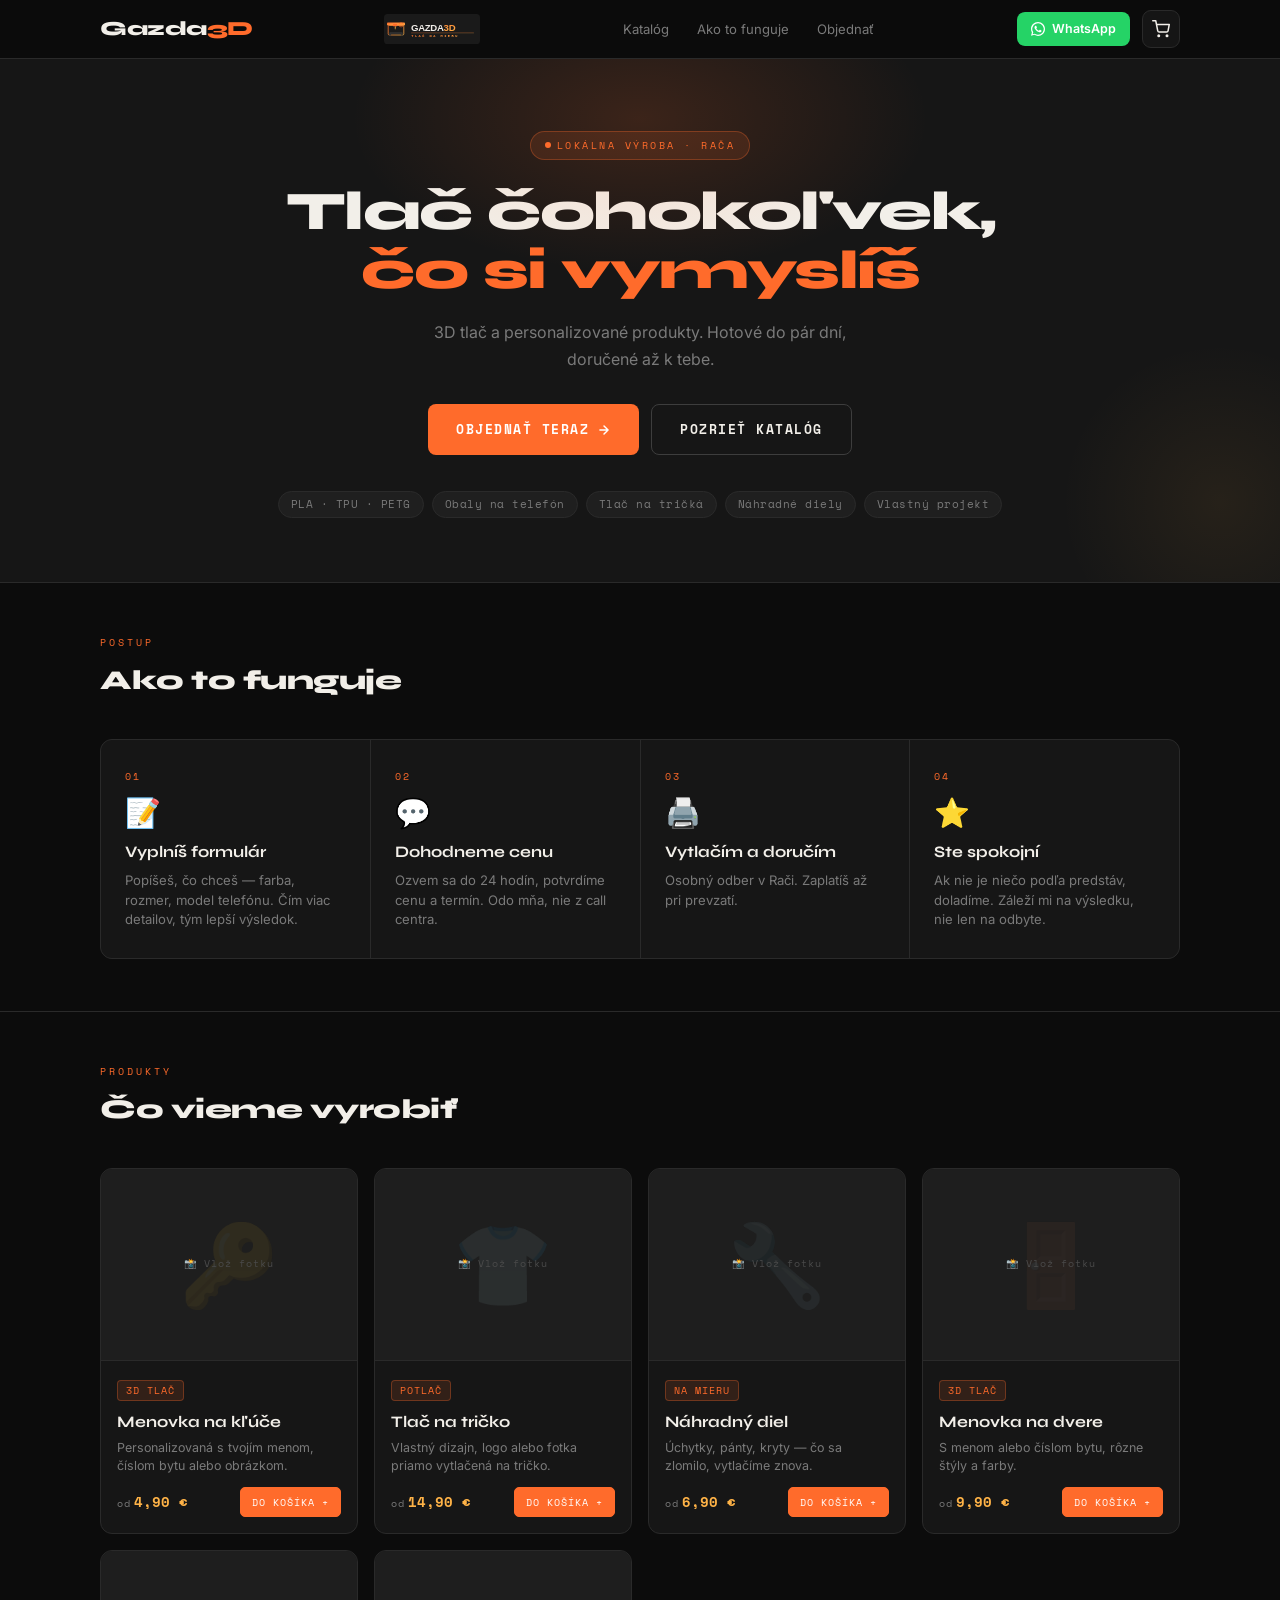
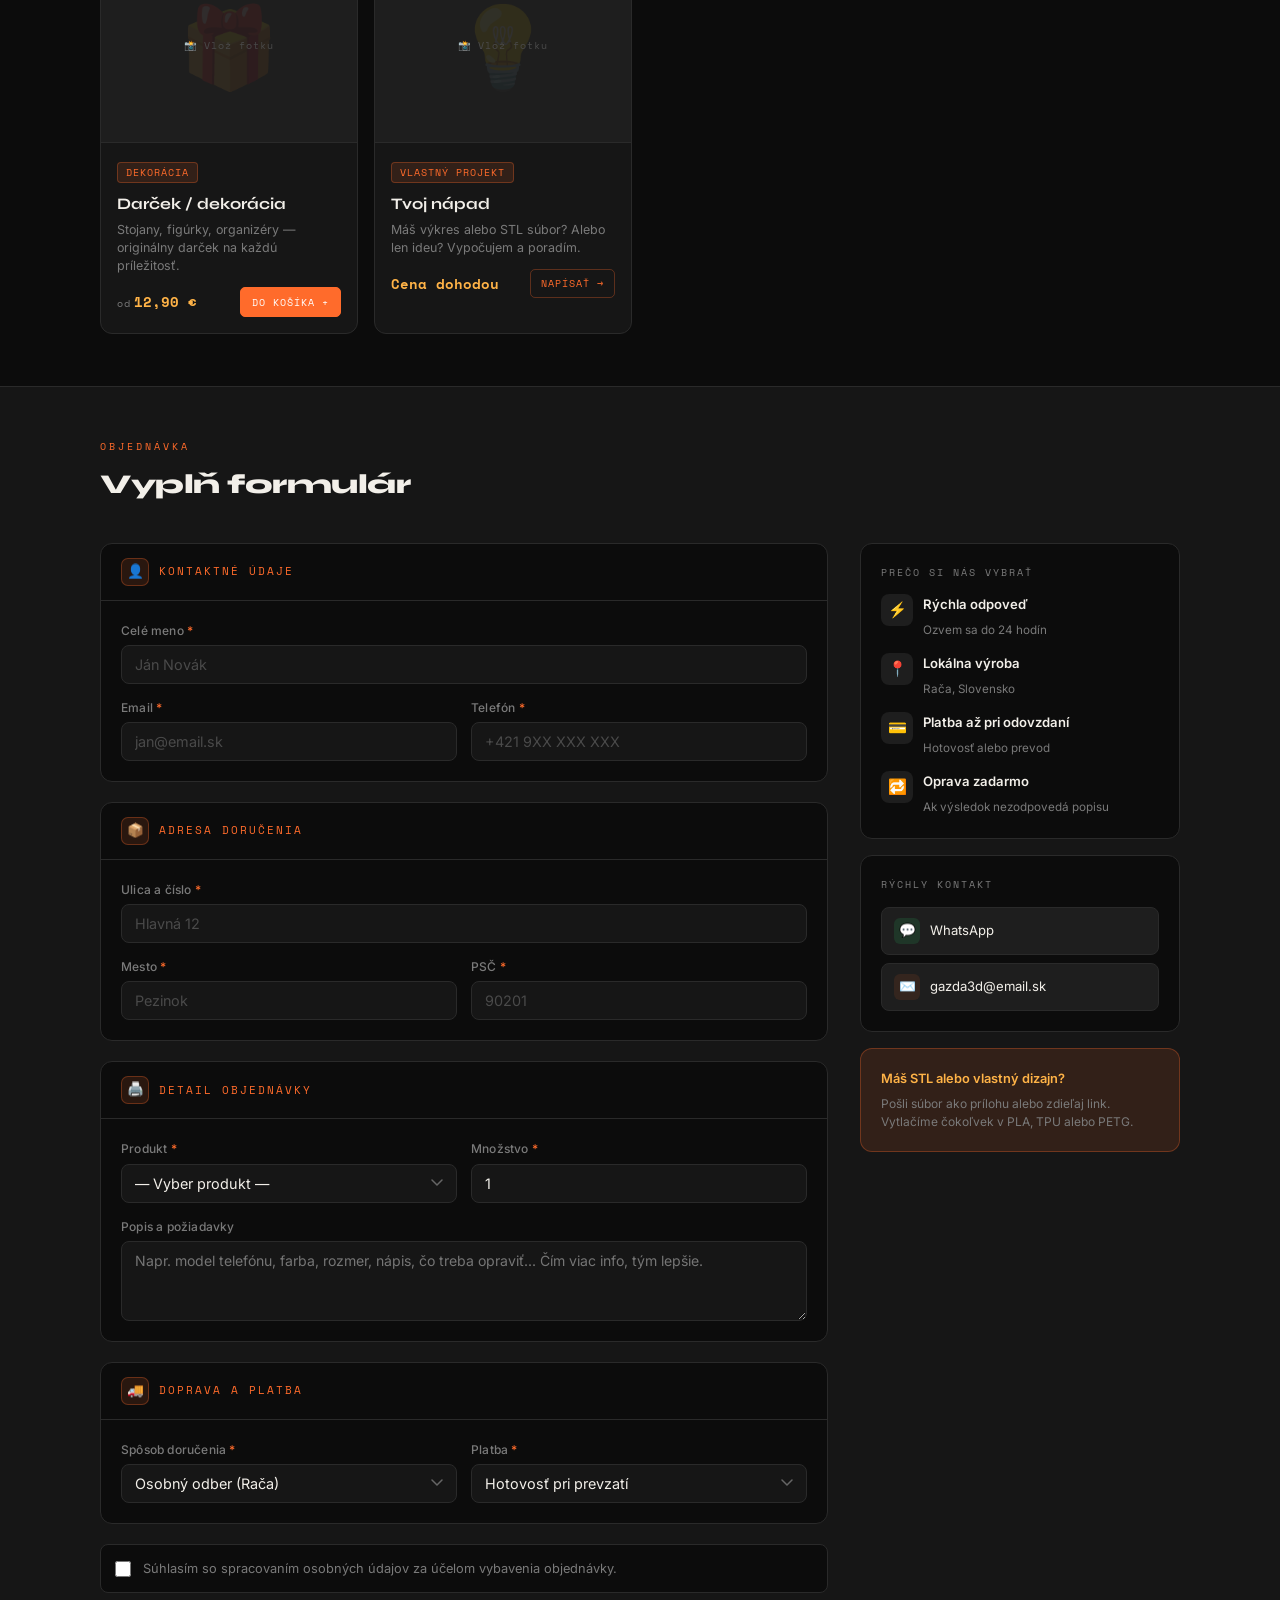
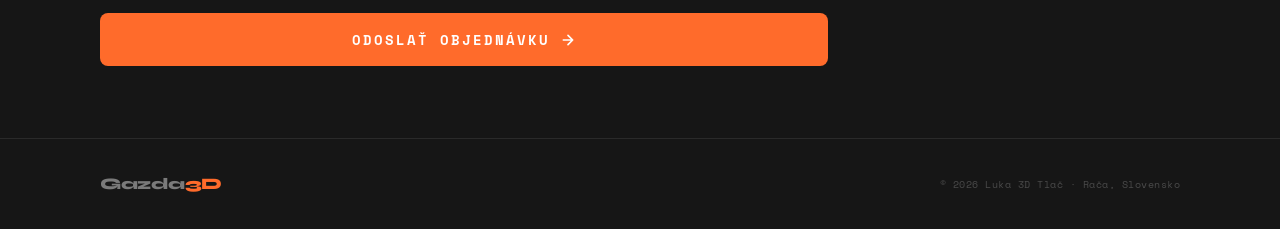
<file: index.html>
<!DOCTYPE html>
<html lang="sk">
<head>
  <meta charset="UTF-8">
  <meta name="viewport" content="width=device-width, initial-scale=1.0">
  <title>Gazda3D – 3D Tlač</title>
  <link rel="icon" href="favicon.svg" type="image/svg+xml">
  <link rel="preconnect" href="https://fonts.googleapis.com">
  <link rel="preconnect" href="https://fonts.gstatic.com" crossorigin>
  <link href="https://fonts.googleapis.com/css2?family=Syne:wght@400;700;800&family=Inter:wght@400;500;600&family=Space+Mono:wght@400;700&display=swap" rel="stylesheet">
  <link rel="stylesheet" href="css/styles.css">
</head>
<body>

  <!-- NAV -->
  <nav class="nav">
    <div class="nav-inner">
    <a href="#" class="nav-logo">Gazda<span>3D</span></a>
    <img src="logo.svg" alt="Gazda3D logo" class="nav-logo-img" />

    <ul class="nav-links">
        <li><a href="#katalog">Katalóg</a></li>
        <li><a href="#ako-to-funguje">Ako to funguje</a></li>
        <li><a href="#objednat">Objednať</a></li>
      </ul>
      <div class="nav-actions">
        <a href="https://wa.me/421900000000" class="nav-cta" target="_blank" rel="noopener">
          <svg width="14" height="14" viewBox="0 0 24 24" fill="currentColor">
            <path d="M17.472 14.382c-.297-.149-1.758-.867-2.03-.967-.273-.099-.471-.148-.67.15-.197.297-.767.966-.94 1.164-.173.199-.347.223-.644.075-.297-.15-1.255-.463-2.39-1.475-.883-.788-1.48-1.761-1.653-2.059-.173-.297-.018-.458.13-.606.134-.133.298-.347.446-.52.149-.174.198-.298.298-.497.099-.198.05-.371-.025-.52-.075-.149-.669-1.612-.916-2.207-.242-.579-.487-.5-.669-.51-.173-.008-.371-.01-.57-.01-.198 0-.52.074-.792.372-.272.297-1.04 1.016-1.04 2.479 0 1.462 1.065 2.875 1.213 3.074.149.198 2.096 3.2 5.077 4.487.709.306 1.262.489 1.694.625.712.227 1.36.195 1.871.118.571-.085 1.758-.719 2.006-1.413.248-.694.248-1.289.173-1.413-.074-.124-.272-.198-.57-.347z"/>
            <path d="M12 0C5.373 0 0 5.373 0 12c0 2.127.556 4.12 1.527 5.849L.057 23.5l5.798-1.452A11.93 11.93 0 0012 24c6.627 0 12-5.373 12-12S18.627 0 12 0zm0 21.818a9.818 9.818 0 01-5.004-1.368l-.359-.214-3.719.931.979-3.607-.235-.372A9.818 9.818 0 1112 21.818z"/>
          </svg>
          WhatsApp
        </a>
        <a href="#" class="cart-btn" data-open-cart aria-label="Otvoriť košík">
          <svg viewBox="0 0 24 24" fill="none" stroke="currentColor" stroke-width="2" stroke-linecap="round" stroke-linejoin="round"><circle cx="9" cy="21" r="1"/><circle cx="20" cy="21" r="1"/><path d="M1 1h4l2.68 13.39a2 2 0 0 0 2 1.61h9.72a2 2 0 0 0 2-1.61L23 6H6"/></svg>
          <span class="cart-count" data-cart-count style="display:none">0</span>
        </a>
      </div>
    </div>
  </nav>

  <!-- HERO -->
  <section class="hero">
    <div class="hero-eyebrow">Lokálna výroba · Rača</div>
    <h1>Tlač čohokoľvek,<br><em>čo si vymyslíš</em></h1>
    <p class="hero-sub">3D tlač a personalizované produkty. Hotové do pár dní, doručené až k tebe.</p>
    <div class="hero-actions">
      <a href="#objednat" class="btn-primary">
        Objednať teraz
        <svg width="14" height="14" viewBox="0 0 24 24" fill="none" stroke="currentColor" stroke-width="2.5" stroke-linecap="round" stroke-linejoin="round"><path d="M5 12h14M12 5l7 7-7 7"/></svg>
      </a>
      <a href="#katalog" class="btn-ghost">Pozrieť katalóg</a>
    </div>
    <div class="hero-badges">
      <span class="badge">PLA · TPU · PETG</span>
      <span class="badge">Obaly na telefón</span>
      <span class="badge">Tlač na tričká</span>
      <span class="badge">Náhradné diely</span>
      <span class="badge">Vlastný projekt</span>
    </div>
  </section>

  <!-- HOW IT WORKS -->
  <section class="how" id="ako-to-funguje">
    <div class="container">
      <div class="section-header reveal">
        <div class="section-label">Postup</div>
        <div class="section-title">Ako to funguje</div>
      </div>
      <div class="steps reveal">
        <div class="step">
          <div class="step-num">01</div>
          <span class="step-icon">📝</span>
          <h3>Vyplníš formulár</h3>
          <p>Popíšeš, čo chceš — farba, rozmer, model telefónu. Čím viac detailov, tým lepší výsledok.</p>
        </div>
        <div class="step">
          <div class="step-num">02</div>
          <span class="step-icon">💬</span>
          <h3>Dohodneme cenu</h3>
          <p>Ozvem sa do 24 hodín, potvrdíme cenu a termín. Odo mňa, nie z call centra.</p>
        </div>
        <div class="step">
          <div class="step-num">03</div>
          <span class="step-icon">🖨️</span>
          <h3>Vytlačím a doručím</h3>
          <p>Osobný odber v Rači. Zaplatíš až pri prevzatí.</p>
        </div>
        <div class="step">
          <div class="step-num">04</div>
          <span class="step-icon">⭐</span>
          <h3>Ste spokojní</h3>
          <p>Ak nie je niečo podľa predstáv, doladíme. Záleží mi na výsledku, nie len na odbyte.</p>
        </div>
      </div>
    </div>
  </section>

  <!-- CATALOG -->
  <section class="catalog-section" id="katalog">
    <div class="container">
      <div class="section-header reveal">
        <div class="section-label">Produkty</div>
        <div class="section-title">Čo vieme vyrobiť</div>
      </div>
      <div class="catalog">

        <div class="product-card reveal">
          <div class="product-img">
            <span class="product-img-icon">🔑</span>
            <div class="product-img-placeholder">📸 Vlož fotku</div>
          </div>
          <div class="product-info">
            <span class="product-tag">3D Tlač</span>
            <div class="product-name">Menovka na kľúče</div>
            <div class="product-desc">Personalizovaná s tvojím menom, číslom bytu alebo obrázkom.</div>
            <div class="product-footer">
              <div><span class="price-from">od</span> <span class="product-price">4,90 €</span></div>
              <button class="add-cart-btn" data-add="menovka-kluce">Do košíka +</button>
            </div>
          </div>
        </div>

        <div class="product-card reveal">
          <div class="product-img">
            <span class="product-img-icon">👕</span>
            <div class="product-img-placeholder">📸 Vlož fotku</div>
          </div>
          <div class="product-info">
            <span class="product-tag">Potlač</span>
            <div class="product-name">Tlač na tričko</div>
            <div class="product-desc">Vlastný dizajn, logo alebo fotka priamo vytlačená na tričko.</div>
            <div class="product-footer">
              <div><span class="price-from">od</span> <span class="product-price">14,90 €</span></div>
              <button class="add-cart-btn" data-add="tricko">Do košíka +</button>
            </div>
          </div>
        </div>

        <div class="product-card reveal">
          <div class="product-img">
            <span class="product-img-icon">🔧</span>
            <div class="product-img-placeholder">📸 Vlož fotku</div>
          </div>
          <div class="product-info">
            <span class="product-tag">Na mieru</span>
            <div class="product-name">Náhradný diel</div>
            <div class="product-desc">Úchytky, pánty, kryty — čo sa zlomilo, vytlačíme znova.</div>
            <div class="product-footer">
              <div><span class="price-from">od</span> <span class="product-price">6,90 €</span></div>
              <button class="add-cart-btn" data-add="nahradny-diel">Do košíka +</button>
            </div>
          </div>
        </div>

        <div class="product-card reveal">
          <div class="product-img">
            <span class="product-img-icon">🚪</span>
            <div class="product-img-placeholder">📸 Vlož fotku</div>
          </div>
          <div class="product-info">
            <span class="product-tag">3D Tlač</span>
            <div class="product-name">Menovka na dvere</div>
            <div class="product-desc">S menom alebo číslom bytu, rôzne štýly a farby.</div>
            <div class="product-footer">
              <div><span class="price-from">od</span> <span class="product-price">9,90 €</span></div>
              <button class="add-cart-btn" data-add="menovka-dvere">Do košíka +</button>
            </div>
          </div>
        </div>

        <div class="product-card reveal">
          <div class="product-img">
            <span class="product-img-icon">🎁</span>
            <div class="product-img-placeholder">📸 Vlož fotku</div>
          </div>
          <div class="product-info">
            <span class="product-tag">Dekorácia</span>
            <div class="product-name">Darček / dekorácia</div>
            <div class="product-desc">Stojany, figúrky, organizéry — originálny darček na každú príležitosť.</div>
            <div class="product-footer">
              <div><span class="price-from">od</span> <span class="product-price">12,90 €</span></div>
              <button class="add-cart-btn" data-add="dekoracia">Do košíka +</button>
            </div>
          </div>
        </div>

        <div class="product-card reveal">
          <div class="product-img">
            <span class="product-img-icon">💡</span>
            <div class="product-img-placeholder">📸 Vlož fotku</div>
          </div>
          <div class="product-info">
            <span class="product-tag">Vlastný projekt</span>
            <div class="product-name">Tvoj nápad</div>
            <div class="product-desc">Máš výkres alebo STL súbor? Alebo len ideu? Vypočujem a poradím.</div>
            <div class="product-footer">
              <span class="product-price">Cena dohodou</span>
              <a href="#objednat" class="product-order-btn">Napísať →</a>
            </div>
          </div>
        </div>

      </div>
    </div>
  </section>

  <!-- ORDER FORM -->
  <section class="form-section" id="objednat">
    <div class="container">
      <div class="section-header reveal">
        <div class="section-label">Objednávka</div>
        <div class="section-title">Vyplň formulár</div>
      </div>

      <div class="form-layout">
        <!-- FORM -->
        <form
          action="https://formspree.io/f/meewglyb"
          class="fs-form reveal"
          method="POST"
          target="_top"
        >

          <!-- Kontakt -->
          <div class="fs-section">
            <div class="fs-section-header">
              <div class="fs-section-icon">👤</div>
              <div class="fs-section-title">Kontaktné údaje</div>
            </div>
            <div class="fs-section-body">
              <div class="fs-field">
                <label class="fs-label" for="full-name">Celé meno <span>*</span></label>
                <input class="fs-input" id="full-name" name="full-name" placeholder="Ján Novák" required />
              </div>
              <div class="fs-row">
                <div class="fs-field">
                  <label class="fs-label" for="email-address">Email <span>*</span></label>
                  <input class="fs-input" id="email-address" name="email-address" type="email" placeholder="jan@email.sk" required />
                </div>
                <div class="fs-field">
                  <label class="fs-label" for="phone-number">Telefón <span>*</span></label>
                  <input class="fs-input" id="phone-number" name="phone-number" placeholder="+421 9XX XXX XXX" required />
                </div>
              </div>
            </div>
          </div>

          <!-- Doručenie -->
          <div class="fs-section">
            <div class="fs-section-header">
              <div class="fs-section-icon">📦</div>
              <div class="fs-section-title">Adresa doručenia</div>
            </div>
            <div class="fs-section-body">
              <div class="fs-field">
                <label class="fs-label" for="street-address">Ulica a číslo <span>*</span></label>
                <input class="fs-input" id="street-address" name="street-address" placeholder="Hlavná 12" required />
              </div>
              <div class="fs-row">
                <div class="fs-field">
                  <label class="fs-label" for="city">Mesto <span>*</span></label>
                  <input class="fs-input" id="city" name="city" placeholder="Pezinok" required />
                </div>
                <div class="fs-field">
                  <label class="fs-label" for="postal-zip-code">PSČ <span>*</span></label>
                  <input class="fs-input" id="postal-zip-code" name="postal-zip-code" placeholder="90201" required />
                </div>
              </div>
            </div>
          </div>

          <!-- Detail -->
          <div class="fs-section">
            <div class="fs-section-header">
              <div class="fs-section-icon">🖨️</div>
              <div class="fs-section-title">Detail objednávky</div>
            </div>
            <div class="fs-section-body">
              <div class="fs-row">
                <div class="fs-field">
                  <label class="fs-label" for="product-name">Produkt <span>*</span></label>
                  <select class="fs-select" id="product-name" name="product-name" required>
                    <option value="">— Vyber produkt —</option>
                    <option value="menovka-kluce">Menovka na kľúče</option>
                    <option value="tricko">Tlač na tričko</option>
                    <option value="nahradny-diel">Náhradný diel / oprava</option>
                    <option value="menovka-dvere">Menovka na dvere</option>
                    <option value="dekoracia">Dekorácia / darček</option>
                    <option value="ine">Vlastný projekt</option>
                  </select>
                </div>
                <div class="fs-field">
                  <label class="fs-label" for="quantity">Množstvo <span>*</span></label>
                  <input class="fs-input" id="quantity" name="quantity" placeholder="1" type="number" min="1" value="1" required />
                </div>
              </div>
              <div class="fs-field">
                <label class="fs-label" for="additional-notes">Popis a požiadavky</label>
                <textarea class="fs-textarea" id="additional-notes" name="additional-notes" placeholder="Napr. model telefónu, farba, rozmer, nápis, čo treba opraviť... Čím viac info, tým lepšie."></textarea>
              </div>
            </div>
          </div>

          <!-- Doprava a platba -->
          <div class="fs-section">
            <div class="fs-section-header">
              <div class="fs-section-icon">🚚</div>
              <div class="fs-section-title">Doprava a platba</div>
            </div>
            <div class="fs-section-body">
              <div class="fs-row">
                <div class="fs-field">
                  <label class="fs-label" for="delivery-method">Spôsob doručenia <span>*</span></label>
                  <select class="fs-select" id="delivery-method" name="delivery-method" required>
                    <option value="osobny-odber">Osobný odber (Rača)</option>
                  </select>
                </div>
                <div class="fs-field">
                  <label class="fs-label" for="payment-method">Platba <span>*</span></label>
                  <select class="fs-select" id="payment-method" name="payment-method" required>
                    <option value="hotovost">Hotovosť pri prevzatí</option>
                    <option value="prevod">Bankový prevod vopred</option>
                  </select>
                </div>
              </div>
            </div>
          </div>

          <div class="fs-checkbox-row">
            <input class="fs-checkbox" id="terms-agreement" name="terms-agreement" required type="checkbox" value="agree" />
            <label class="fs-checkbox-label" for="terms-agreement">
              Súhlasím so spracovaním osobných údajov za účelom vybavenia objednávky.
            </label>
          </div>

          <button class="submit-btn" type="submit">
            Odoslať objednávku
            <svg width="16" height="16" viewBox="0 0 24 24" fill="none" stroke="currentColor" stroke-width="2.5" stroke-linecap="round" stroke-linejoin="round"><path d="M5 12h14M12 5l7 7-7 7"/></svg>
          </button>

        </form>

        <!-- SIDEBAR -->
        <aside class="form-sidebar">
          <div class="sidebar-card">
            <div class="sidebar-card-title">Prečo si nás vybrať</div>
            <div class="trust-item">
              <div class="trust-icon">⚡</div>
              <div class="trust-text">
                <strong>Rýchla odpoveď</strong>
                <span>Ozvem sa do 24 hodín</span>
              </div>
            </div>
            <div class="trust-item">
              <div class="trust-icon">📍</div>
              <div class="trust-text">
                <strong>Lokálna výroba</strong>
                <span>Rača, Slovensko</span>
              </div>
            </div>
            <div class="trust-item">
              <div class="trust-icon">💳</div>
              <div class="trust-text">
                <strong>Platba až pri odovzdaní</strong>
                <span>Hotovosť alebo prevod</span>
              </div>
            </div>
            <div class="trust-item">
              <div class="trust-icon">🔁</div>
              <div class="trust-text">
                <strong>Oprava zadarmo</strong>
                <span>Ak výsledok nezodpovedá popisu</span>
              </div>
            </div>
          </div>

          <div class="sidebar-card">
            <div class="sidebar-card-title">Rýchly kontakt</div>
            <div class="contact-links">
              <a href="https://wa.me/421900000000" class="contact-link" target="_blank" rel="noopener">
                <div class="contact-link-icon" style="background: #25D36622;">💬</div>
                WhatsApp
              </a>
              <a href="mailto:gazda3d@email.sk" class="contact-link">
                <div class="contact-link-icon" style="background: rgba(255,107,43,0.1);">✉️</div>
                gazda3d@email.sk
              </a>
            </div>
          </div>

          <div class="sidebar-card" style="border-color: var(--accent-border); background: var(--accent-dim);">
            <div style="font-size: 0.8rem; color: var(--accent2); font-weight: 600; margin-bottom: 6px;">Máš STL alebo vlastný dizajn?</div>
            <div style="font-size: 0.75rem; color: var(--muted); line-height: 1.5;">Pošli súbor ako prílohu alebo zdieľaj link. Vytlačíme čokoľvek v PLA, TPU alebo PETG.</div>
          </div>
        </aside>
      </div>
    </div>
  </section>

  <!-- FOOTER -->
  <footer>
    <div class="footer-inner">
      <div class="footer-logo">Gazda<span>3D</span></div>
      <div class="footer-info">
        © 2026 Luka 3D Tlač · Rača, Slovensko
      </div>
    </div>
  </footer>

  <!-- CART DRAWER (košík) -->
  <div class="drawer-overlay" data-close-cart></div>
  <aside class="drawer" aria-label="Košík">
    <div class="drawer-header">
      <span class="drawer-title">Tvoj košík</span>
      <button class="drawer-close" data-close-cart aria-label="Zavrieť">&times;</button>
    </div>
    <div class="drawer-body" id="drawer-body"></div>
    <div class="drawer-footer" id="drawer-footer" style="display:none">
      <div class="drawer-total"><span>Spolu</span><span data-cart-total>0,00 €</span></div>
      <a href="pokladna.html" class="btn-primary" style="width:100%; justify-content:center;">
        Pokračovať do pokladne
        <svg width="14" height="14" viewBox="0 0 24 24" fill="none" stroke="currentColor" stroke-width="2.5" stroke-linecap="round" stroke-linejoin="round"><path d="M5 12h14M12 5l7 7-7 7"/></svg>
      </a>
    </div>
  </aside>

  <script src="js/cart.js"></script>
  <script>
    // Scroll reveal
    const reveals = document.querySelectorAll('.reveal');
    const observer = new IntersectionObserver((entries) => {
      entries.forEach(entry => {
        if (entry.isIntersecting) {
          entry.target.classList.add('visible');
          observer.unobserve(entry.target);
        }
      });
    }, { threshold: 0.1, rootMargin: '0px 0px -40px 0px' });

    reveals.forEach(el => observer.observe(el));

    // Pre-fill product from catalog buttons
    document.querySelectorAll('.product-order-btn').forEach(btn => {
      btn.addEventListener('click', (e) => {
        const card = btn.closest('.product-card');
        const productName = card.querySelector('.product-name')?.textContent;
        const selectEl = document.getElementById('product-name');
        if (selectEl && productName) {
          const options = selectEl.options;
          for (let i = 0; i < options.length; i++) {
            if (options[i].text.toLowerCase().includes(productName.toLowerCase().split(' ')[0])) {
              selectEl.selectedIndex = i;
              break;
            }
          }
        }
      });
    });
  </script>

</body>
</html>
</file>
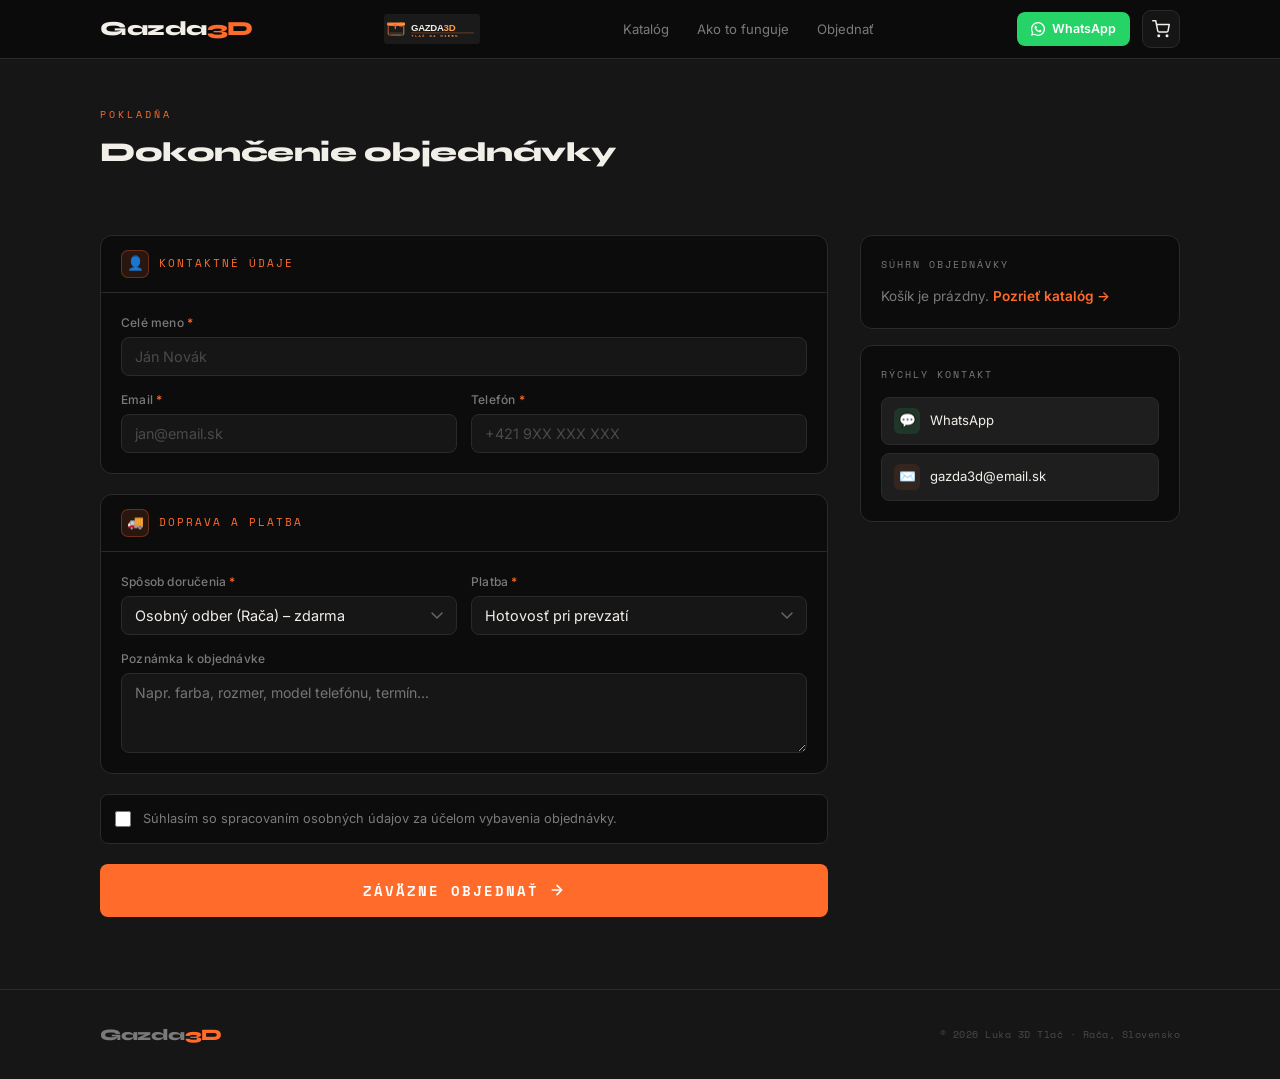
<file: pokladna.html>
<!DOCTYPE html>
<html lang="sk">
<head>
  <meta charset="UTF-8">
  <meta name="viewport" content="width=device-width, initial-scale=1.0">
  <title>Pokladňa – Gazda3D</title>
  <link rel="icon" href="favicon.svg" type="image/svg+xml">
  <link rel="preconnect" href="https://fonts.googleapis.com">
  <link rel="preconnect" href="https://fonts.gstatic.com" crossorigin>
  <link href="https://fonts.googleapis.com/css2?family=Syne:wght@400;700;800&family=Inter:wght@400;500;600&family=Space+Mono:wght@400;700&display=swap" rel="stylesheet">
  <link rel="stylesheet" href="css/styles.css">
</head>
<body>

  <!-- NAV -->
  <nav class="nav">
    <div class="nav-inner">
      <a href="index.html" class="nav-logo">Gazda<span>3D</span></a>
      <img src="logo.svg" alt="Gazda3D logo" class="nav-logo-img" />
      <ul class="nav-links">
        <li><a href="index.html#katalog">Katalóg</a></li>
        <li><a href="index.html#ako-to-funguje">Ako to funguje</a></li>
        <li><a href="index.html#objednat">Objednať</a></li>
      </ul>
      <div class="nav-actions">
        <a href="https://wa.me/421900000000" class="nav-cta" target="_blank" rel="noopener">
          <svg width="14" height="14" viewBox="0 0 24 24" fill="currentColor">
            <path d="M17.472 14.382c-.297-.149-1.758-.867-2.03-.967-.273-.099-.471-.148-.67.15-.197.297-.767.966-.94 1.164-.173.199-.347.223-.644.075-.297-.15-1.255-.463-2.39-1.475-.883-.788-1.48-1.761-1.653-2.059-.173-.297-.018-.458.13-.606.134-.133.298-.347.446-.52.149-.174.198-.298.298-.497.099-.198.05-.371-.025-.52-.075-.149-.669-1.612-.916-2.207-.242-.579-.487-.5-.669-.51-.173-.008-.371-.01-.57-.01-.198 0-.52.074-.792.372-.272.297-1.04 1.016-1.04 2.479 0 1.462 1.065 2.875 1.213 3.074.149.198 2.096 3.2 5.077 4.487.709.306 1.262.489 1.694.625.712.227 1.36.195 1.871.118.571-.085 1.758-.719 2.006-1.413.248-.694.248-1.289.173-1.413-.074-.124-.272-.198-.57-.347z"/>
            <path d="M12 0C5.373 0 0 5.373 0 12c0 2.127.556 4.12 1.527 5.849L.057 23.5l5.798-1.452A11.93 11.93 0 0012 24c6.627 0 12-5.373 12-12S18.627 0 12 0zm0 21.818a9.818 9.818 0 01-5.004-1.368l-.359-.214-3.719.931.979-3.607-.235-.372A9.818 9.818 0 1112 21.818z"/>
          </svg>
          WhatsApp
        </a>
        <a href="#" class="cart-btn" data-open-cart aria-label="Otvoriť košík">
          <svg viewBox="0 0 24 24" fill="none" stroke="currentColor" stroke-width="2" stroke-linecap="round" stroke-linejoin="round"><circle cx="9" cy="21" r="1"/><circle cx="20" cy="21" r="1"/><path d="M1 1h4l2.68 13.39a2 2 0 0 0 2 1.61h9.72a2 2 0 0 0 2-1.61L23 6H6"/></svg>
          <span class="cart-count" data-cart-count style="display:none">0</span>
        </a>
      </div>
    </div>
  </nav>

  <div id="checkout-root">
    <!-- PAGE HEAD -->
    <div class="page-head">
      <div class="container">
        <div class="section-label">Pokladňa</div>
        <div class="section-title">Dokončenie objednávky</div>
      </div>
    </div>

    <!-- CHECKOUT -->
    <section class="form-section">
      <div class="container">
        <div class="form-layout">
          <!-- FORM -->
          <form id="checkout-form" class="fs-form">
            <!-- Kontakt -->
            <div class="fs-section">
              <div class="fs-section-header">
                <div class="fs-section-icon">👤</div>
                <div class="fs-section-title">Kontaktné údaje</div>
              </div>
              <div class="fs-section-body">
                <div class="fs-field">
                  <label class="fs-label" for="full-name">Celé meno <span>*</span></label>
                  <input class="fs-input" id="full-name" name="full-name" placeholder="Ján Novák" required />
                </div>
                <div class="fs-row">
                  <div class="fs-field">
                    <label class="fs-label" for="email-address">Email <span>*</span></label>
                    <input class="fs-input" id="email-address" name="email-address" type="email" placeholder="jan@email.sk" required />
                  </div>
                  <div class="fs-field">
                    <label class="fs-label" for="phone-number">Telefón <span>*</span></label>
                    <input class="fs-input" id="phone-number" name="phone-number" placeholder="+421 9XX XXX XXX" required />
                  </div>
                </div>
              </div>
            </div>

            <!-- Doručenie -->
            <div class="fs-section" id="address-section">
              <div class="fs-section-header">
                <div class="fs-section-icon">📦</div>
                <div class="fs-section-title">Adresa doručenia</div>
              </div>
              <div class="fs-section-body">
                <div class="fs-field">
                  <label class="fs-label" for="street-address">Ulica a číslo <span>*</span></label>
                  <input class="fs-input" id="street-address" name="street-address" placeholder="Hlavná 12" required />
                </div>
                <div class="fs-row">
                  <div class="fs-field">
                    <label class="fs-label" for="city">Mesto <span>*</span></label>
                    <input class="fs-input" id="city" name="city" placeholder="Bratislava" required />
                  </div>
                  <div class="fs-field">
                    <label class="fs-label" for="postal-zip-code">PSČ <span>*</span></label>
                    <input class="fs-input" id="postal-zip-code" name="postal-zip-code" placeholder="83106" required />
                  </div>
                </div>
              </div>
            </div>

            <!-- Doprava a platba -->
            <div class="fs-section">
              <div class="fs-section-header">
                <div class="fs-section-icon">🚚</div>
                <div class="fs-section-title">Doprava a platba</div>
              </div>
              <div class="fs-section-body">
                <div class="fs-row">
                  <div class="fs-field">
                    <label class="fs-label" for="delivery-method">Spôsob doručenia <span>*</span></label>
                    <select class="fs-select" id="delivery-method" name="delivery-method" required>
                      <option value="osobny-odber">Osobný odber (Rača) – zdarma</option>
                      <option value="packeta">Packeta Z-BOX</option>
                    </select>
                  </div>
                  <div class="fs-field">
                    <label class="fs-label" for="payment-method">Platba <span>*</span></label>
                    <select class="fs-select" id="payment-method" name="payment-method" required>
                      <option value="hotovost">Hotovosť pri prevzatí</option>
                      <option value="prevod">Bankový prevod vopred</option>
                      <option value="paypal">PayPal</option>
                    </select>
                  </div>
                </div>
                <div class="fs-field" id="packeta-block" style="display:none">
                  <label class="fs-label">Výdajné miesto / Z-BOX <span>*</span></label>
                  <button type="button" class="btn-ghost" id="packeta-pick-btn">📍 Vybrať Packeta Z-BOX</button>
                  <div id="packeta-selected" class="summary-note" style="margin-top:8px;"></div>
                  <input type="hidden" id="packeta-point" name="packeta-vydajne-miesto" />
                </div>
                <div class="fs-field">
                  <label class="fs-label" for="additional-notes">Poznámka k objednávke</label>
                  <textarea class="fs-textarea" id="additional-notes" name="additional-notes" placeholder="Napr. farba, rozmer, model telefónu, termín..."></textarea>
                </div>
              </div>
            </div>

            <div class="fs-checkbox-row">
              <input class="fs-checkbox" id="terms-agreement" name="terms-agreement" required type="checkbox" value="agree" />
              <label class="fs-checkbox-label" for="terms-agreement">
                Súhlasím so spracovaním osobných údajov za účelom vybavenia objednávky.
              </label>
            </div>

            <!-- vyplnené automaticky z košíka -->
            <input type="hidden" id="order-items" name="objednavka" />
            <input type="hidden" id="order-total" name="suma-spolu" />
            <input type="hidden" id="shipping-fee" name="doprava-cena" />
            <input type="hidden" id="paypal-order-id" name="paypal-transakcia" />

            <button class="submit-btn" type="submit" id="place-order-btn">
              Záväzne objednať
              <svg width="16" height="16" viewBox="0 0 24 24" fill="none" stroke="currentColor" stroke-width="2.5" stroke-linecap="round" stroke-linejoin="round"><path d="M5 12h14M12 5l7 7-7 7"/></svg>
            </button>
            <div id="paypal-button-container" style="display:none; margin-top:4px;"></div>
          </form>

          <!-- ORDER SUMMARY -->
          <aside class="form-sidebar">
            <div class="order-summary-card">
              <div class="sidebar-card-title">Súhrn objednávky</div>
              <div id="checkout-summary"></div>
            </div>
            <div class="sidebar-card">
              <div class="sidebar-card-title">Rýchly kontakt</div>
              <div class="contact-links">
                <a href="https://wa.me/421900000000" class="contact-link" target="_blank" rel="noopener">
                  <div class="contact-link-icon" style="background: #25D36622;">💬</div>
                  WhatsApp
                </a>
                <a href="mailto:gazda3d@email.sk" class="contact-link">
                  <div class="contact-link-icon" style="background: rgba(255,107,43,0.1);">✉️</div>
                  gazda3d@email.sk
                </a>
              </div>
            </div>
          </aside>
        </div>
      </div>
    </section>
  </div>

  <!-- FOOTER -->
  <footer>
    <div class="footer-inner">
      <div class="footer-logo">Gazda<span>3D</span></div>
      <div class="footer-info">
        © 2026 Luka 3D Tlač · Rača, Slovensko
      </div>
    </div>
  </footer>

  <!-- CART DRAWER (košík) -->
  <div class="drawer-overlay" data-close-cart></div>
  <aside class="drawer" aria-label="Košík">
    <div class="drawer-header">
      <span class="drawer-title">Tvoj košík</span>
      <button class="drawer-close" data-close-cart aria-label="Zavrieť">&times;</button>
    </div>
    <div class="drawer-body" id="drawer-body"></div>
    <div class="drawer-footer" id="drawer-footer" style="display:none">
      <div class="drawer-total"><span>Spolu</span><span data-cart-total>0,00 €</span></div>
      <a href="pokladna.html" class="btn-primary" style="width:100%; justify-content:center;">Pokračovať do pokladne</a>
    </div>
  </aside>

  <script src="https://widget.packeta.com/v6/www/js/library.js"></script>
  <script src="js/cart.js"></script>
  <script>
    /* ── Konfigurácia (verejné kľúče – vlož svoje hodnoty) ──────── */
    const FORMSPREE_ENDPOINT = "https://formspree.io/f/meewglyb";
    const PAYPAL_CLIENT_ID = "TODO_PAYPAL_CLIENT_ID";   // PayPal Live client-id z developer.paypal.com
    const PACKETA_API_KEY = "TODO_PACKETA_API_KEY";     // API kľúč widgetu z Packeta klientskej zóny
    const PACKETA_SHIPPING = 2.99;                        // príklad ceny dopravy Z-BOX (€)

    const form = document.getElementById("checkout-form");
    const deliverySel = document.getElementById("delivery-method");
    const paymentSel = document.getElementById("payment-method");
    const addressInputs = ["street-address", "city", "postal-zip-code"];

    /* ── Ceny ──────────────────────────────────────────────────── */
    function shippingFee() {
      return deliverySel.value === "packeta" ? PACKETA_SHIPPING : 0;
    }
    function grandTotal() {
      return cartTotal() + shippingFee();
    }

    function renderSummary() {
      const host = document.getElementById("checkout-summary");
      const cart = readCart();
      if (cart.length === 0) {
        host.innerHTML =
          '<p style="color:var(--muted);font-size:0.85rem;">Košík je prázdny. <a class="empty-cart-link" href="index.html#katalog">Pozrieť katalóg →</a></p>';
        return false;
      }
      const lines = cart
        .map((item) => {
          const p = getProduct(item.id);
          if (!p) return "";
          return `<div class="summary-line">
            <div><div class="s-name">${p.name}</div><div class="s-qty">${item.qty} × ${formatEur(p.price)}</div></div>
            <div class="s-price">${formatEur(p.price * item.qty)}</div>
          </div>`;
        })
        .join("");
      const ship = shippingFee();
      const shipLine = `<div class="summary-line">
            <div><div class="s-name">Doprava</div><div class="s-qty">${deliverySel.value === "packeta" ? "Packeta Z-BOX" : "Osobný odber (Rača)"}</div></div>
            <div class="s-price">${ship > 0 ? formatEur(ship) : "zdarma"}</div>
          </div>`;
      host.innerHTML =
        lines +
        shipLine +
        `<div class="summary-total"><span>Spolu</span><span>${formatEur(grandTotal())}</span></div>
         <p class="summary-note">Ceny sú orientačné príklady — finálnu cenu potvrdíme do 24 h.</p>`;
      return true;
    }

    function buildOrderText() {
      return readCart()
        .map((item) => {
          const p = getProduct(item.id);
          return p ? `${item.qty}× ${p.name} (${formatEur(p.price)}) = ${formatEur(p.price * item.qty)}` : "";
        })
        .filter(Boolean)
        .join("\n");
    }

    /* ── Prepínanie doručenia (Packeta Z-BOX) ──────────────────── */
    function updateDeliveryUI() {
      const isPacketa = deliverySel.value === "packeta";
      document.getElementById("packeta-block").style.display = isPacketa ? "block" : "none";
      // pri Z-BOXe ani osobnom odbere netreba domácu adresu
      document.getElementById("address-section").style.display = "none";
      addressInputs.forEach((id) => document.getElementById(id).removeAttribute("required"));
      renderSummary();
    }

    /* ── Prepínanie platby (PayPal) ────────────────────────────── */
    let paypalRendered = false;
    function updatePaymentUI() {
      const isPaypal = paymentSel.value === "paypal";
      document.getElementById("place-order-btn").style.display = isPaypal ? "none" : "flex";
      document.getElementById("paypal-button-container").style.display = isPaypal ? "block" : "none";
      if (isPaypal) renderPaypalButtons();
    }

    function loadPaypalSdk() {
      return new Promise((resolve, reject) => {
        if (window.paypal) return resolve();
        if (!PAYPAL_CLIENT_ID || PAYPAL_CLIENT_ID.indexOf("TODO") === 0) return reject("no-client-id");
        const s = document.createElement("script");
        s.src = "https://www.paypal.com/sdk/js?client-id=" + encodeURIComponent(PAYPAL_CLIENT_ID) + "&currency=EUR";
        s.onload = resolve;
        s.onerror = () => reject("load-error");
        document.head.appendChild(s);
      });
    }

    async function renderPaypalButtons() {
      const container = document.getElementById("paypal-button-container");
      if (paypalRendered) return;
      try {
        await loadPaypalSdk();
      } catch (e) {
        container.innerHTML =
          '<p class="summary-note">PayPal zatiaľ nie je nakonfigurovaný (chýba client-id). Doplň <code>PAYPAL_CLIENT_ID</code> v pokladna.html.</p>';
        return;
      }
      paypalRendered = true;
      window.paypal
        .Buttons({
          createOrder: (data, actions) => {
            if (!validate()) return Promise.reject(new Error("neplatný formulár"));
            return actions.order.create({
              purchase_units: [
                { amount: { value: grandTotal().toFixed(2), currency_code: "EUR" }, description: "Gazda3D objednávka" },
              ],
            });
          },
          onApprove: async (data, actions) => {
            const details = await actions.order.capture();
            document.getElementById("paypal-order-id").value = details.id;
            await submitOrder(true);
          },
          onError: () => toast("Platba cez PayPal zlyhala. Skús to znova."),
        })
        .render("#paypal-button-container");
    }

    /* ── Validácia + odoslanie ─────────────────────────────────── */
    function validate() {
      if (readCart().length === 0) {
        toast("Tvoj košík je prázdny.");
        return false;
      }
      if (!form.reportValidity()) return false;
      if (deliverySel.value === "packeta" && !document.getElementById("packeta-point").value) {
        toast("Vyber si prosím Packeta Z-BOX.");
        return false;
      }
      return true;
    }

    async function submitOrder(paidByPaypal) {
      document.getElementById("order-items").value = buildOrderText();
      document.getElementById("order-total").value = formatEur(grandTotal());
      document.getElementById("shipping-fee").value = formatEur(shippingFee());

      const btn = document.getElementById("place-order-btn");
      btn.disabled = true;
      btn.style.opacity = "0.7";
      try {
        const res = await fetch(FORMSPREE_ENDPOINT, {
          method: "POST",
          body: new FormData(form),
          headers: { Accept: "application/json" },
        });
        if (!res.ok) throw new Error("Formspree error");
        const meno = (document.getElementById("full-name").value || "").split(" ")[0] || "";
        const payLine = paidByPaypal
          ? "Platba bola prijatá cez PayPal. Ďakujeme!"
          : paymentSel.value === "prevod"
          ? "Pošleme ti údaje na bankový prevod."
          : "Platba prebehne pri prevzatí.";
        clearCart();
        document.getElementById("checkout-root").innerHTML = `
          <div class="order-confirm">
            <div class="confirm-check">✓</div>
            <h1>Ďakujeme${meno ? ", " + meno : ""}!</h1>
            <p>Tvoja objednávka bola odoslaná. Ozvem sa ti do 24 hodín na potvrdenie termínu.</p>
            <p style="font-size:0.75rem;color:var(--muted2);margin-top:6px;">${payLine}</p>
            <a href="index.html" class="btn-primary" style="margin-top:18px;">Späť na úvod</a>
          </div>`;
        window.scrollTo({ top: 0, behavior: "smooth" });
      } catch (err) {
        toast("Objednávku sa nepodarilo odoslať. Skús to znova alebo napíš na WhatsApp.");
        btn.disabled = false;
        btn.style.opacity = "1";
      }
    }

    /* ── Packeta widget ────────────────────────────────────────── */
    document.getElementById("packeta-pick-btn").addEventListener("click", () => {
      if (!PACKETA_API_KEY || PACKETA_API_KEY.indexOf("TODO") === 0) {
        toast("Packeta zatiaľ nie je nakonfigurovaná (chýba API kľúč).");
        return;
      }
      if (!window.Packeta) {
        toast("Packeta widget sa nepodarilo načítať.");
        return;
      }
      window.Packeta.Widget.pick(
        PACKETA_API_KEY,
        (point) => {
          if (!point) return;
          document.getElementById("packeta-point").value = point.name + " (#" + point.id + ")";
          document.getElementById("packeta-selected").textContent =
            "Vybrané: " + (point.formatedValue || point.name);
        },
        { language: "sk", country: "sk", expanded: true }
      );
    });

    /* ── Init + udalosti ───────────────────────────────────────── */
    deliverySel.addEventListener("change", updateDeliveryUI);
    paymentSel.addEventListener("change", updatePaymentUI);

    form.addEventListener("submit", (e) => {
      e.preventDefault();
      if (paymentSel.value === "paypal") return; // PayPal rieši vlastné tlačidlo
      if (!validate()) return;
      submitOrder(false);
    });

    updateDeliveryUI();
    updatePaymentUI();
  </script>

</body>
</html>
</file>
<file: css/styles.css>
*, *::before, *::after { box-sizing: border-box; margin: 0; padding: 0; }

    :root {
      --bg: #0c0c0c;
      --surface: #161616;
      --elevated: #1e1e1e;
      --border: #2a2a2a;
      --border-hover: #3d3d3d;
      --accent: #ff6b2b;
      --accent-dim: rgba(255,107,43,0.12);
      --accent-border: rgba(255,107,43,0.3);
      --accent2: #ffb347;
      --text: #f2efe9;
      --muted: #7a7a7a;
      --muted2: #4a4a4a;
      --success: #4ade80;
      --radius: 12px;
      --radius-sm: 8px;
    }

    html { scroll-behavior: smooth; }

    body {
      background: var(--bg);
      color: var(--text);
      font-family: 'Inter', sans-serif;
      min-height: 100vh;
      font-size: 15px;
      line-height: 1.6;
    }

    /* ── STICKY NAV ───────────────────────────────────────── */
    .nav {
      position: sticky;
      top: 0;
      z-index: 100;
      background: rgba(12,12,12,0.92);
      backdrop-filter: blur(12px);
      -webkit-backdrop-filter: blur(12px);
      border-bottom: 1px solid var(--border);
      padding: 0 24px;
    }

    .nav-inner {
      max-width: 1080px;
      margin: 0 auto;
      display: flex;
      align-items: center;
      justify-content: space-between;
      height: 58px;
      gap: 16px;
    }

    .nav-logo {
      font-family: 'Syne', sans-serif;
      font-size: 1.25rem;
      font-weight: 800;
      letter-spacing: -0.5px;
      text-decoration: none;
      color: var(--text);
      white-space: nowrap;
    }
    .nav-logo span { color: var(--accent); }

    .nav-links {
      display: flex;
      gap: 4px;
      list-style: none;
    }

    .nav-links a {
      color: var(--muted);
      text-decoration: none;
      font-size: 0.82rem;
      font-family: 'Inter', sans-serif;
      padding: 6px 12px;
      border-radius: 6px;
      transition: color 0.2s, background 0.2s;
    }
    .nav-links a:hover {
      color: var(--text);
      background: rgba(255,255,255,0.05);
    }

    .nav-cta {
      display: inline-flex;
      align-items: center;
      gap: 7px;
      background: #25D366;
      color: #fff;
      text-decoration: none;
      font-size: 0.78rem;
      font-weight: 600;
      padding: 7px 14px;
      border-radius: 8px;
      white-space: nowrap;
      transition: opacity 0.2s;
    }
    .nav-cta:hover { opacity: 0.88; }
    .nav-cta svg { flex-shrink: 0; }

    /* ── HERO ─────────────────────────────────────────────── */
    .hero {
      position: relative;
      overflow: hidden;
      padding: 72px 24px 64px;
      text-align: center;
      background: var(--surface);
      border-bottom: 1px solid var(--border);
    }

    .hero::before {
      content: '';
      position: absolute;
      top: -100px; left: 50%;
      transform: translateX(-50%);
      width: 600px; height: 320px;
      background: radial-gradient(ellipse, rgba(255,107,43,0.16) 0%, transparent 68%);
      pointer-events: none;
    }
    .hero::after {
      content: '';
      position: absolute;
      bottom: -80px; right: -100px;
      width: 320px; height: 320px;
      background: radial-gradient(ellipse, rgba(255,179,71,0.07) 0%, transparent 70%);
      pointer-events: none;
    }

    .hero-eyebrow {
      display: inline-flex;
      align-items: center;
      gap: 6px;
      font-family: 'Space Mono', monospace;
      font-size: 0.65rem;
      letter-spacing: 2.5px;
      text-transform: uppercase;
      color: var(--accent);
      background: var(--accent-dim);
      border: 1px solid var(--accent-border);
      padding: 5px 14px;
      border-radius: 100px;
      margin-bottom: 22px;
    }
    .hero-eyebrow::before {
      content: '';
      width: 6px; height: 6px;
      background: var(--accent);
      border-radius: 50%;
      animation: pulse 2s ease-in-out infinite;
    }
    @keyframes pulse {
      0%, 100% { opacity: 1; transform: scale(1); }
      50% { opacity: 0.4; transform: scale(0.8); }
    }

    .hero h1 {
      font-family: 'Syne', sans-serif;
      font-size: clamp(2rem, 6vw, 3.4rem);
      font-weight: 800;
      letter-spacing: -1.5px;
      line-height: 1.1;
      margin-bottom: 18px;
      color: var(--text);
    }
    .hero h1 em {
      font-style: normal;
      color: var(--accent);
    }

    .hero-sub {
      max-width: 480px;
      margin: 0 auto 32px;
      color: var(--muted);
      font-size: 1rem;
      line-height: 1.65;
    }

    .hero-actions {
      display: flex;
      gap: 12px;
      justify-content: center;
      flex-wrap: wrap;
    }

    .btn-primary {
      display: inline-flex;
      align-items: center;
      gap: 8px;
      background: var(--accent);
      color: #fff;
      text-decoration: none;
      font-family: 'Space Mono', monospace;
      font-size: 0.82rem;
      font-weight: 700;
      letter-spacing: 1.5px;
      text-transform: uppercase;
      padding: 14px 28px;
      border-radius: var(--radius-sm);
      border: none;
      cursor: pointer;
      transition: background 0.2s, transform 0.1s;
    }
    .btn-primary:hover { background: #e55a1f; }
    .btn-primary:active { transform: scale(0.97); }

    .btn-ghost {
      display: inline-flex;
      align-items: center;
      gap: 8px;
      background: transparent;
      color: var(--text);
      text-decoration: none;
      font-family: 'Space Mono', monospace;
      font-size: 0.82rem;
      font-weight: 700;
      letter-spacing: 1.5px;
      text-transform: uppercase;
      padding: 14px 28px;
      border-radius: var(--radius-sm);
      border: 1px solid var(--border-hover);
      cursor: pointer;
      transition: border-color 0.2s, background 0.2s;
    }
    .btn-ghost:hover {
      border-color: var(--accent-border);
      background: var(--accent-dim);
      color: var(--accent2);
    }

    .hero-badges {
      display: flex;
      flex-wrap: wrap;
      gap: 8px;
      justify-content: center;
      margin-top: 36px;
    }

    .badge {
      background: rgba(255,255,255,0.04);
      border: 1px solid var(--border);
      color: var(--muted);
      font-family: 'Space Mono', monospace;
      font-size: 0.67rem;
      padding: 4px 12px;
      border-radius: 100px;
      letter-spacing: 0.5px;
    }

    /* ── HOW IT WORKS ─────────────────────────────────────── */
    .how {
      border-bottom: 1px solid var(--border);
      padding: 52px 24px;
      background: var(--bg);
    }

    .container {
      max-width: 1080px;
      margin: 0 auto;
    }

    .section-header {
      margin-bottom: 36px;
    }

    .section-label {
      font-family: 'Space Mono', monospace;
      font-size: 0.63rem;
      letter-spacing: 3px;
      text-transform: uppercase;
      color: var(--accent);
      margin-bottom: 8px;
    }

    .section-title {
      font-family: 'Syne', sans-serif;
      font-size: 1.7rem;
      font-weight: 800;
      letter-spacing: -0.5px;
      color: var(--text);
    }

    .steps {
      display: grid;
      grid-template-columns: repeat(auto-fit, minmax(200px, 1fr));
      gap: 1px;
      background: var(--border);
      border: 1px solid var(--border);
      border-radius: var(--radius);
      overflow: hidden;
    }

    .step {
      background: var(--surface);
      padding: 28px 24px;
      position: relative;
    }

    .step-num {
      font-family: 'Space Mono', monospace;
      font-size: 0.65rem;
      letter-spacing: 2px;
      color: var(--accent);
      margin-bottom: 14px;
    }

    .step-icon {
      font-size: 1.8rem;
      margin-bottom: 12px;
      display: block;
      line-height: 1;
    }

    .step h3 {
      font-family: 'Syne', sans-serif;
      font-size: 1rem;
      font-weight: 700;
      margin-bottom: 6px;
      color: var(--text);
    }

    .step p {
      font-size: 0.82rem;
      color: var(--muted);
      line-height: 1.5;
    }

    /* ── CATALOG ──────────────────────────────────────────── */
    .catalog-section {
      padding: 52px 24px;
      background: var(--bg);
      border-bottom: 1px solid var(--border);
    }

    .catalog {
      display: grid;
      grid-template-columns: repeat(auto-fill, minmax(240px, 1fr));
      gap: 16px;
    }

    .product-card {
      background: var(--surface);
      border: 1px solid var(--border);
      border-radius: var(--radius);
      overflow: hidden;
      transition: border-color 0.25s, transform 0.2s;
      position: relative;
    }

    .product-card:hover {
      border-color: var(--accent);
      transform: translateY(-3px);
    }

    .product-card::before {
      content: '';
      position: absolute;
      top: 0; right: 0;
      width: 0; height: 0;
      border-top: 32px solid var(--accent);
      border-left: 32px solid transparent;
      opacity: 0;
      transition: opacity 0.25s;
      z-index: 1;
    }
    .product-card:hover::before { opacity: 1; }

    .product-img {
      width: 100%;
      aspect-ratio: 4/3;
      background: var(--elevated);
      border-bottom: 1px solid var(--border);
      display: flex;
      align-items: center;
      justify-content: center;
      position: relative;
      overflow: hidden;
    }

    .product-img-icon {
      font-size: 5rem;
      opacity: 0.08;
      position: absolute;
      line-height: 1;
      transition: opacity 0.25s, transform 0.25s;
    }
    .product-card:hover .product-img-icon {
      opacity: 0.15;
      transform: scale(1.1);
    }

    .product-img-placeholder {
      font-family: 'Space Mono', monospace;
      font-size: 0.62rem;
      color: var(--muted2);
      letter-spacing: 1px;
      text-align: center;
      z-index: 1;
      padding: 8px;
    }

    .product-info {
      padding: 16px;
    }

    .product-tag {
      display: inline-block;
      font-family: 'Space Mono', monospace;
      font-size: 0.6rem;
      letter-spacing: 1px;
      text-transform: uppercase;
      color: var(--accent);
      background: var(--accent-dim);
      border: 1px solid var(--accent-border);
      padding: 2px 8px;
      border-radius: 4px;
      margin-bottom: 8px;
    }

    .product-name {
      font-family: 'Syne', sans-serif;
      font-size: 1rem;
      font-weight: 700;
      margin-bottom: 4px;
      color: var(--text);
    }

    .product-desc {
      font-size: 0.78rem;
      color: var(--muted);
      margin-bottom: 12px;
      line-height: 1.45;
    }

    .product-footer {
      display: flex;
      align-items: center;
      justify-content: space-between;
    }

    .product-price {
      font-family: 'Space Mono', monospace;
      font-size: 0.9rem;
      color: var(--accent2);
      font-weight: 700;
    }

    .product-order-btn {
      font-family: 'Space Mono', monospace;
      font-size: 0.65rem;
      letter-spacing: 1px;
      text-transform: uppercase;
      color: var(--accent);
      background: transparent;
      border: 1px solid var(--accent-border);
      padding: 5px 10px;
      border-radius: 5px;
      cursor: pointer;
      text-decoration: none;
      transition: background 0.2s, color 0.2s;
    }
    .product-order-btn:hover {
      background: var(--accent);
      color: #fff;
      border-color: var(--accent);
    }

    /* ── FORM ─────────────────────────────────────────────── */
    .form-section {
      padding: 52px 24px 72px;
      background: var(--surface);
    }

    .form-layout {
      display: grid;
      grid-template-columns: 1fr 320px;
      gap: 32px;
      align-items: start;
    }

    @media (max-width: 780px) {
      .form-layout { grid-template-columns: 1fr; }
      .form-sidebar { display: none; }
      .nav-links { display: none; }
    }

    .fs-form {
      display: flex;
      flex-direction: column;
      gap: 20px;
    }

    .fs-section {
      background: var(--bg);
      border: 1px solid var(--border);
      border-radius: var(--radius);
      overflow: hidden;
    }

    .fs-section-header {
      padding: 14px 20px;
      border-bottom: 1px solid var(--border);
      display: flex;
      align-items: center;
      gap: 10px;
    }

    .fs-section-icon {
      width: 28px; height: 28px;
      background: var(--accent-dim);
      border: 1px solid var(--accent-border);
      border-radius: 7px;
      display: flex;
      align-items: center;
      justify-content: center;
      font-size: 0.85rem;
      flex-shrink: 0;
    }

    .fs-section-title {
      font-family: 'Space Mono', monospace;
      font-size: 0.68rem;
      letter-spacing: 2px;
      text-transform: uppercase;
      color: var(--accent);
    }

    .fs-section-body {
      padding: 20px;
      display: flex;
      flex-direction: column;
      gap: 14px;
    }

    .fs-row {
      display: grid;
      grid-template-columns: 1fr 1fr;
      gap: 14px;
    }

    @media (max-width: 520px) {
      .fs-row { grid-template-columns: 1fr; }
    }

    .fs-field {
      display: flex;
      flex-direction: column;
      gap: 5px;
    }

    .fs-label {
      font-size: 0.75rem;
      color: var(--muted);
      font-family: 'Inter', sans-serif;
      font-weight: 500;
      letter-spacing: 0.2px;
    }
    .fs-label span { color: var(--accent); }

    .fs-input,
    .fs-select,
    .fs-textarea {
      background: var(--surface);
      border: 1px solid var(--border);
      border-radius: var(--radius-sm);
      color: var(--text);
      font-family: 'Inter', sans-serif;
      font-size: 0.9rem;
      padding: 10px 13px;
      width: 100%;
      transition: border-color 0.2s, box-shadow 0.2s;
      outline: none;
      appearance: none;
    }

    .fs-input::placeholder { color: var(--muted2); }

    .fs-input:focus,
    .fs-select:focus,
    .fs-textarea:focus {
      border-color: var(--accent);
      box-shadow: 0 0 0 3px rgba(255,107,43,0.1);
    }

    .fs-textarea {
      resize: vertical;
      min-height: 80px;
      font-size: 0.88rem;
    }

    .fs-select {
      background-image: url("data:image/svg+xml,%3Csvg xmlns='http://www.w3.org/2000/svg' width='12' height='8' viewBox='0 0 12 8'%3E%3Cpath d='M1 1l5 5 5-5' stroke='%23666' stroke-width='1.5' fill='none' stroke-linecap='round'/%3E%3C/svg%3E");
      background-repeat: no-repeat;
      background-position: right 13px center;
      padding-right: 36px;
      cursor: pointer;
    }

    .fs-select option { background: #1a1a1a; }

    .fs-checkbox-row {
      display: flex;
      align-items: flex-start;
      gap: 12px;
      padding: 14px;
      background: var(--bg);
      border: 1px solid var(--border);
      border-radius: var(--radius-sm);
    }

    .fs-checkbox {
      width: 16px;
      height: 16px;
      accent-color: var(--accent);
      cursor: pointer;
      margin-top: 2px;
      flex-shrink: 0;
    }

    .fs-checkbox-label {
      font-size: 0.8rem;
      color: var(--muted);
      cursor: pointer;
      line-height: 1.5;
    }

    .submit-btn {
      width: 100%;
      background: var(--accent);
      color: #fff;
      border: none;
      border-radius: var(--radius-sm);
      font-family: 'Space Mono', monospace;
      font-size: 0.88rem;
      font-weight: 700;
      letter-spacing: 2px;
      text-transform: uppercase;
      padding: 16px;
      cursor: pointer;
      transition: background 0.2s, transform 0.1s;
      display: flex;
      align-items: center;
      justify-content: center;
      gap: 10px;
    }
    .submit-btn:hover { background: #e55a1f; }
    .submit-btn:active { transform: scale(0.98); }

    /* ── SIDEBAR ──────────────────────────────────────────── */
    .form-sidebar {
      position: sticky;
      top: 80px;
      display: flex;
      flex-direction: column;
      gap: 16px;
    }

    .sidebar-card {
      background: var(--bg);
      border: 1px solid var(--border);
      border-radius: var(--radius);
      padding: 20px;
    }

    .sidebar-card-title {
      font-family: 'Space Mono', monospace;
      font-size: 0.65rem;
      letter-spacing: 2px;
      text-transform: uppercase;
      color: var(--muted);
      margin-bottom: 14px;
    }

    .trust-item {
      display: flex;
      align-items: flex-start;
      gap: 10px;
      margin-bottom: 12px;
    }
    .trust-item:last-child { margin-bottom: 0; }

    .trust-icon {
      width: 32px; height: 32px;
      background: var(--elevated);
      border-radius: 8px;
      display: flex;
      align-items: center;
      justify-content: center;
      font-size: 0.95rem;
      flex-shrink: 0;
    }

    .trust-text strong {
      display: block;
      font-size: 0.82rem;
      font-weight: 600;
      color: var(--text);
      margin-bottom: 2px;
    }

    .trust-text span {
      font-size: 0.73rem;
      color: var(--muted);
    }

    .contact-links {
      display: flex;
      flex-direction: column;
      gap: 8px;
    }

    .contact-link {
      display: flex;
      align-items: center;
      gap: 10px;
      padding: 10px 12px;
      background: var(--elevated);
      border: 1px solid var(--border);
      border-radius: var(--radius-sm);
      text-decoration: none;
      color: var(--text);
      font-size: 0.82rem;
      transition: border-color 0.2s;
    }
    .contact-link:hover { border-color: var(--accent-border); }

    .contact-link-icon {
      width: 26px; height: 26px;
      border-radius: 6px;
      display: flex;
      align-items: center;
      justify-content: center;
      font-size: 0.85rem;
      flex-shrink: 0;
    }

    /* ── FOOTER ───────────────────────────────────────────── */
    footer {
      background: var(--surface);
      border-top: 1px solid var(--border);
      padding: 32px 24px;
    }

    .footer-inner {
      max-width: 1080px;
      margin: 0 auto;
      display: flex;
      align-items: center;
      justify-content: space-between;
      flex-wrap: wrap;
      gap: 16px;
    }

    .footer-logo {
      font-family: 'Syne', sans-serif;
      font-size: 1rem;
      font-weight: 800;
      letter-spacing: -0.5px;
      color: var(--muted);
    }
    .footer-logo span { color: var(--accent); }

    .footer-info {
      font-family: 'Space Mono', monospace;
      font-size: 0.65rem;
      color: var(--muted2);
      letter-spacing: 0.5px;
      text-align: right;
    }

    /* ── SCROLL ANIMATIONS ───────────────────────────────── */
    .reveal {
      opacity: 0;
      transform: translateY(18px);
      transition: opacity 0.5s ease, transform 0.5s ease;
    }
    .reveal.visible {
      opacity: 1;
      transform: translateY(0);
    }

    /* ══════════════════════════════════════════════════════════
       ESHOP — košík, pridať do košíka, pokladňa
       ══════════════════════════════════════════════════════════ */

    .nav-actions {
      display: flex;
      align-items: center;
      gap: 12px;
    }

    .nav-logo-img {
      height: 30px;
      width: auto;
      display: block;
    }

    /* Cart button in nav */
    .cart-btn {
      position: relative;
      display: inline-flex;
      align-items: center;
      justify-content: center;
      width: 38px;
      height: 38px;
      border-radius: 9px;
      background: rgba(255,255,255,0.04);
      border: 1px solid var(--border);
      color: var(--text);
      cursor: pointer;
      text-decoration: none;
      transition: border-color 0.2s, background 0.2s;
    }
    .cart-btn:hover { border-color: var(--accent-border); background: var(--accent-dim); }
    .cart-btn svg { width: 18px; height: 18px; }

    .cart-count {
      position: absolute;
      top: -6px;
      right: -6px;
      min-width: 18px;
      height: 18px;
      padding: 0 5px;
      background: var(--accent);
      color: #fff;
      font-family: 'Space Mono', monospace;
      font-size: 0.62rem;
      font-weight: 700;
      border-radius: 100px;
      display: inline-flex;
      align-items: center;
      justify-content: center;
      line-height: 1;
    }

    /* Add-to-cart button in product cards */
    .add-cart-btn {
      font-family: 'Space Mono', monospace;
      font-size: 0.65rem;
      letter-spacing: 1px;
      text-transform: uppercase;
      color: #fff;
      background: var(--accent);
      border: 1px solid var(--accent);
      padding: 6px 11px;
      border-radius: 5px;
      cursor: pointer;
      transition: background 0.2s, transform 0.1s;
    }
    .add-cart-btn:hover { background: #e55a1f; }
    .add-cart-btn:active { transform: scale(0.95); }

    .price-from {
      font-size: 0.6rem;
      color: var(--muted);
      font-family: 'Space Mono', monospace;
      letter-spacing: 0.5px;
    }

    /* ── Cart drawer ──────────────────────────────────────── */
    .drawer-overlay {
      position: fixed;
      inset: 0;
      background: rgba(0,0,0,0.55);
      opacity: 0;
      visibility: hidden;
      transition: opacity 0.25s;
      z-index: 200;
    }
    .drawer-overlay.open { opacity: 1; visibility: visible; }

    .drawer {
      position: fixed;
      top: 0;
      right: 0;
      height: 100%;
      width: 380px;
      max-width: 90vw;
      background: var(--surface);
      border-left: 1px solid var(--border);
      transform: translateX(100%);
      transition: transform 0.3s cubic-bezier(0.4,0,0.2,1);
      z-index: 210;
      display: flex;
      flex-direction: column;
    }
    .drawer.open { transform: translateX(0); }

    .drawer-header {
      display: flex;
      align-items: center;
      justify-content: space-between;
      padding: 18px 20px;
      border-bottom: 1px solid var(--border);
    }
    .drawer-title {
      font-family: 'Syne', sans-serif;
      font-size: 1.05rem;
      font-weight: 800;
      color: var(--text);
    }
    .drawer-close {
      background: none;
      border: none;
      color: var(--muted);
      font-size: 1.5rem;
      line-height: 1;
      cursor: pointer;
      padding: 0 4px;
      transition: color 0.2s;
    }
    .drawer-close:hover { color: var(--text); }

    .drawer-body {
      flex: 1;
      overflow-y: auto;
      padding: 16px 20px;
      display: flex;
      flex-direction: column;
      gap: 14px;
    }

    .cart-line {
      display: grid;
      grid-template-columns: 52px 1fr auto;
      gap: 12px;
      align-items: center;
    }
    .cart-line-img {
      width: 52px;
      height: 52px;
      border-radius: var(--radius-sm);
      background: var(--elevated);
      border: 1px solid var(--border);
      display: flex;
      align-items: center;
      justify-content: center;
      font-size: 1.5rem;
    }
    .cart-line-name {
      font-size: 0.85rem;
      font-weight: 600;
      color: var(--text);
      margin-bottom: 4px;
    }
    .cart-line-price {
      font-family: 'Space Mono', monospace;
      font-size: 0.72rem;
      color: var(--muted);
    }
    .qty-ctrl {
      display: inline-flex;
      align-items: center;
      gap: 8px;
      margin-top: 6px;
    }
    .qty-ctrl button {
      width: 22px;
      height: 22px;
      border-radius: 6px;
      border: 1px solid var(--border);
      background: var(--elevated);
      color: var(--text);
      cursor: pointer;
      font-size: 0.9rem;
      line-height: 1;
      display: inline-flex;
      align-items: center;
      justify-content: center;
    }
    .qty-ctrl button:hover { border-color: var(--accent-border); }
    .qty-ctrl span {
      font-family: 'Space Mono', monospace;
      font-size: 0.8rem;
      min-width: 18px;
      text-align: center;
    }
    .cart-line-sub {
      font-family: 'Space Mono', monospace;
      font-size: 0.8rem;
      color: var(--accent2);
      font-weight: 700;
      text-align: right;
      white-space: nowrap;
    }
    .cart-line-remove {
      display: block;
      margin-top: 6px;
      background: none;
      border: none;
      color: var(--muted2);
      font-size: 0.68rem;
      cursor: pointer;
      text-decoration: underline;
      padding: 0;
    }
    .cart-line-remove:hover { color: var(--accent); }

    .drawer-empty {
      text-align: center;
      color: var(--muted);
      font-size: 0.85rem;
      padding: 48px 16px;
    }
    .drawer-empty .step-icon { font-size: 2.4rem; opacity: 0.5; }

    .drawer-footer {
      border-top: 1px solid var(--border);
      padding: 18px 20px;
      display: flex;
      flex-direction: column;
      gap: 12px;
    }
    .drawer-total {
      display: flex;
      align-items: center;
      justify-content: space-between;
      font-family: 'Syne', sans-serif;
      font-weight: 800;
    }
    .drawer-total span:last-child {
      font-family: 'Space Mono', monospace;
      color: var(--accent2);
    }

    /* ── Toast ────────────────────────────────────────────── */
    .toast-host {
      position: fixed;
      bottom: 24px;
      left: 50%;
      transform: translateX(-50%);
      z-index: 300;
      display: flex;
      flex-direction: column;
      gap: 10px;
      pointer-events: none;
    }
    .toast {
      background: var(--elevated);
      color: var(--text);
      border: 1px solid var(--accent-border);
      border-left: 3px solid var(--accent);
      padding: 11px 16px;
      border-radius: var(--radius-sm);
      font-size: 0.82rem;
      box-shadow: 0 8px 24px rgba(0,0,0,0.4);
      opacity: 0;
      transform: translateY(12px);
      transition: opacity 0.25s, transform 0.25s;
    }
    .toast.show { opacity: 1; transform: translateY(0); }

    /* ── Checkout / pokladňa ──────────────────────────────── */
    .page-head {
      padding: 48px 24px 8px;
      background: var(--surface);
    }
    .order-summary-card {
      background: var(--bg);
      border: 1px solid var(--border);
      border-radius: var(--radius);
      padding: 20px;
    }
    .summary-line {
      display: flex;
      align-items: center;
      justify-content: space-between;
      gap: 12px;
      padding: 9px 0;
      font-size: 0.85rem;
      border-bottom: 1px solid var(--border);
    }
    .summary-line:last-of-type { border-bottom: none; }
    .summary-line .s-name { color: var(--text); }
    .summary-line .s-qty { color: var(--muted); font-family: 'Space Mono', monospace; font-size: 0.72rem; }
    .summary-line .s-price { font-family: 'Space Mono', monospace; color: var(--accent2); white-space: nowrap; }
    .summary-total {
      display: flex;
      align-items: center;
      justify-content: space-between;
      margin-top: 12px;
      padding-top: 14px;
      border-top: 1px solid var(--border-hover);
      font-family: 'Syne', sans-serif;
      font-weight: 800;
      font-size: 1.05rem;
    }
    .summary-total span:last-child { font-family: 'Space Mono', monospace; color: var(--accent2); }
    .summary-note {
      font-size: 0.7rem;
      color: var(--muted2);
      margin-top: 12px;
      line-height: 1.5;
    }

    .order-confirm {
      text-align: center;
      padding: 80px 24px;
      max-width: 480px;
      margin: 0 auto;
    }
    .order-confirm .confirm-check {
      width: 68px; height: 68px;
      border-radius: 50%;
      background: var(--accent);
      color: #fff;
      font-size: 2rem;
      display: flex;
      align-items: center;
      justify-content: center;
      margin: 0 auto 20px;
    }
    .order-confirm h1 {
      font-family: 'Syne', sans-serif;
      font-size: 1.6rem;
      font-weight: 800;
      margin-bottom: 12px;
    }
    .order-confirm p { color: var(--muted); margin-bottom: 8px; }

    .empty-cart-link {
      color: var(--accent);
      text-decoration: none;
      font-weight: 600;
    }
    .empty-cart-link:hover { text-decoration: underline; }
</file>
